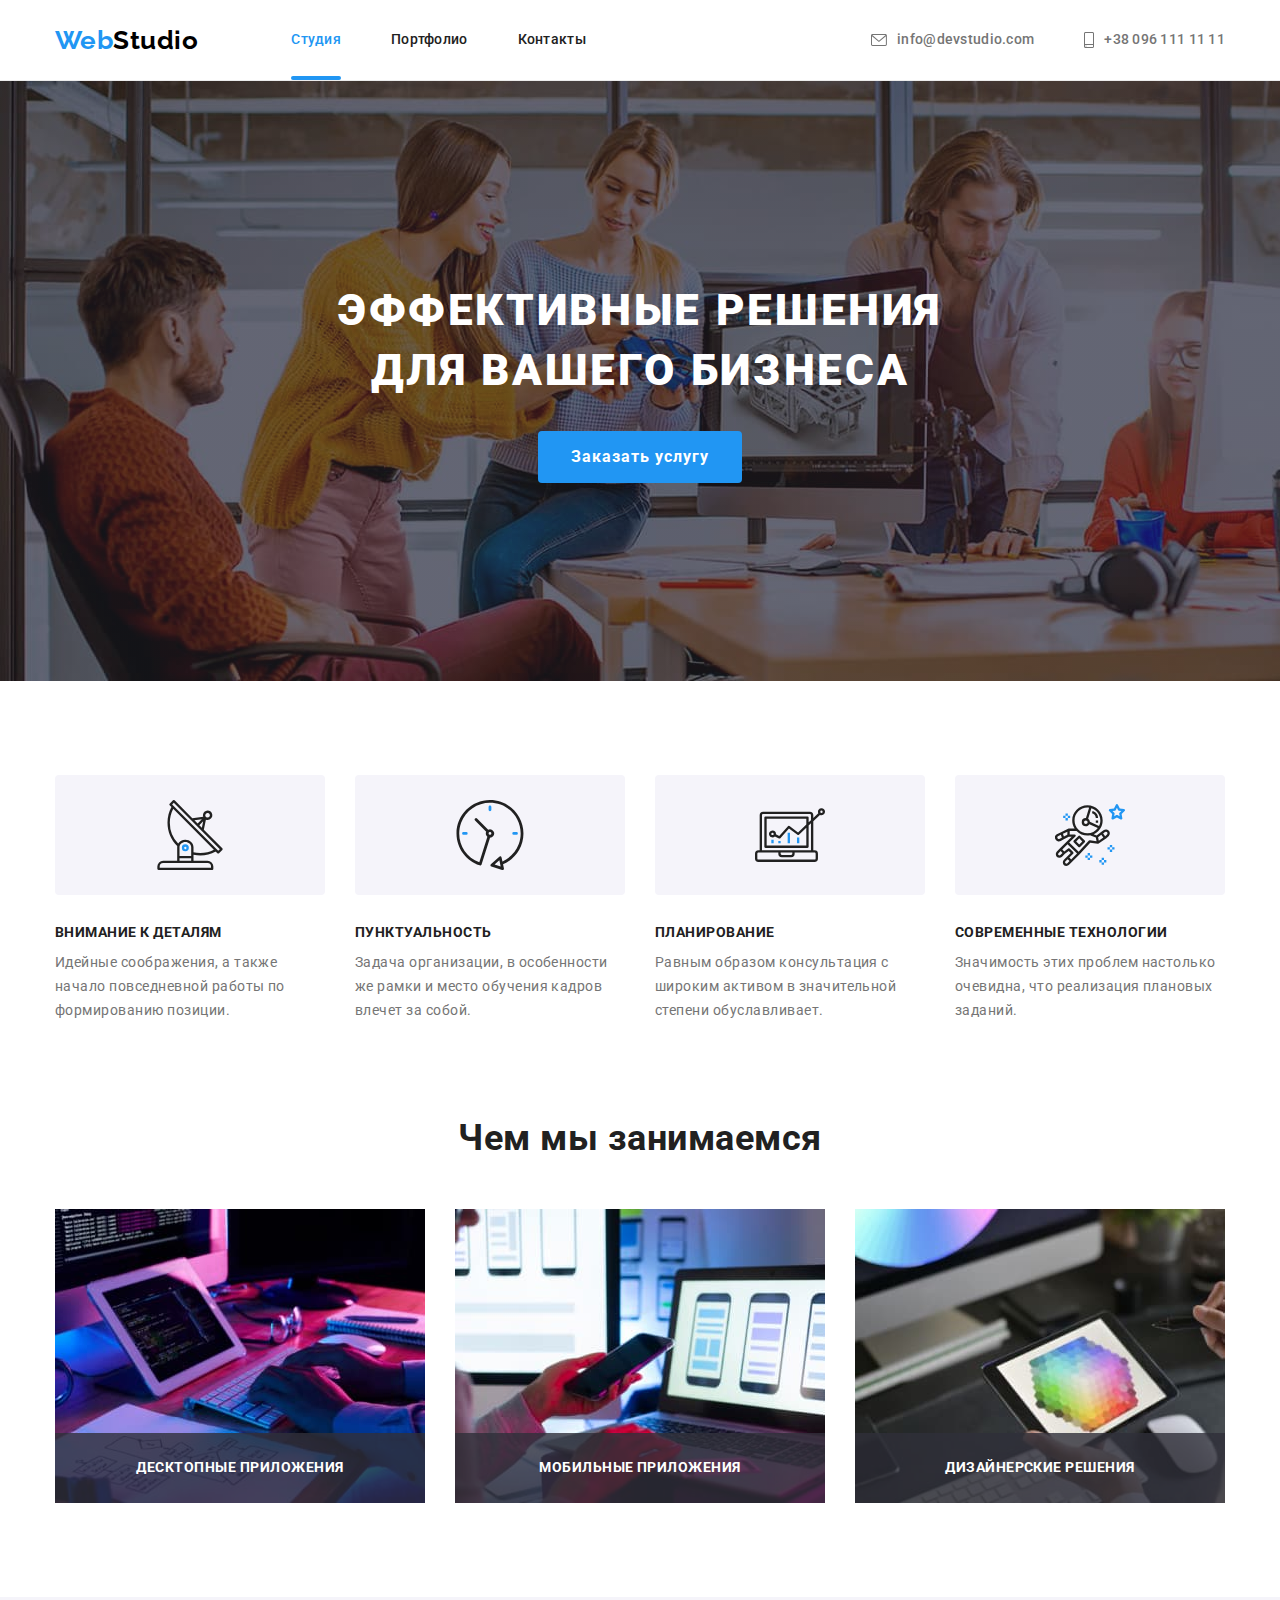
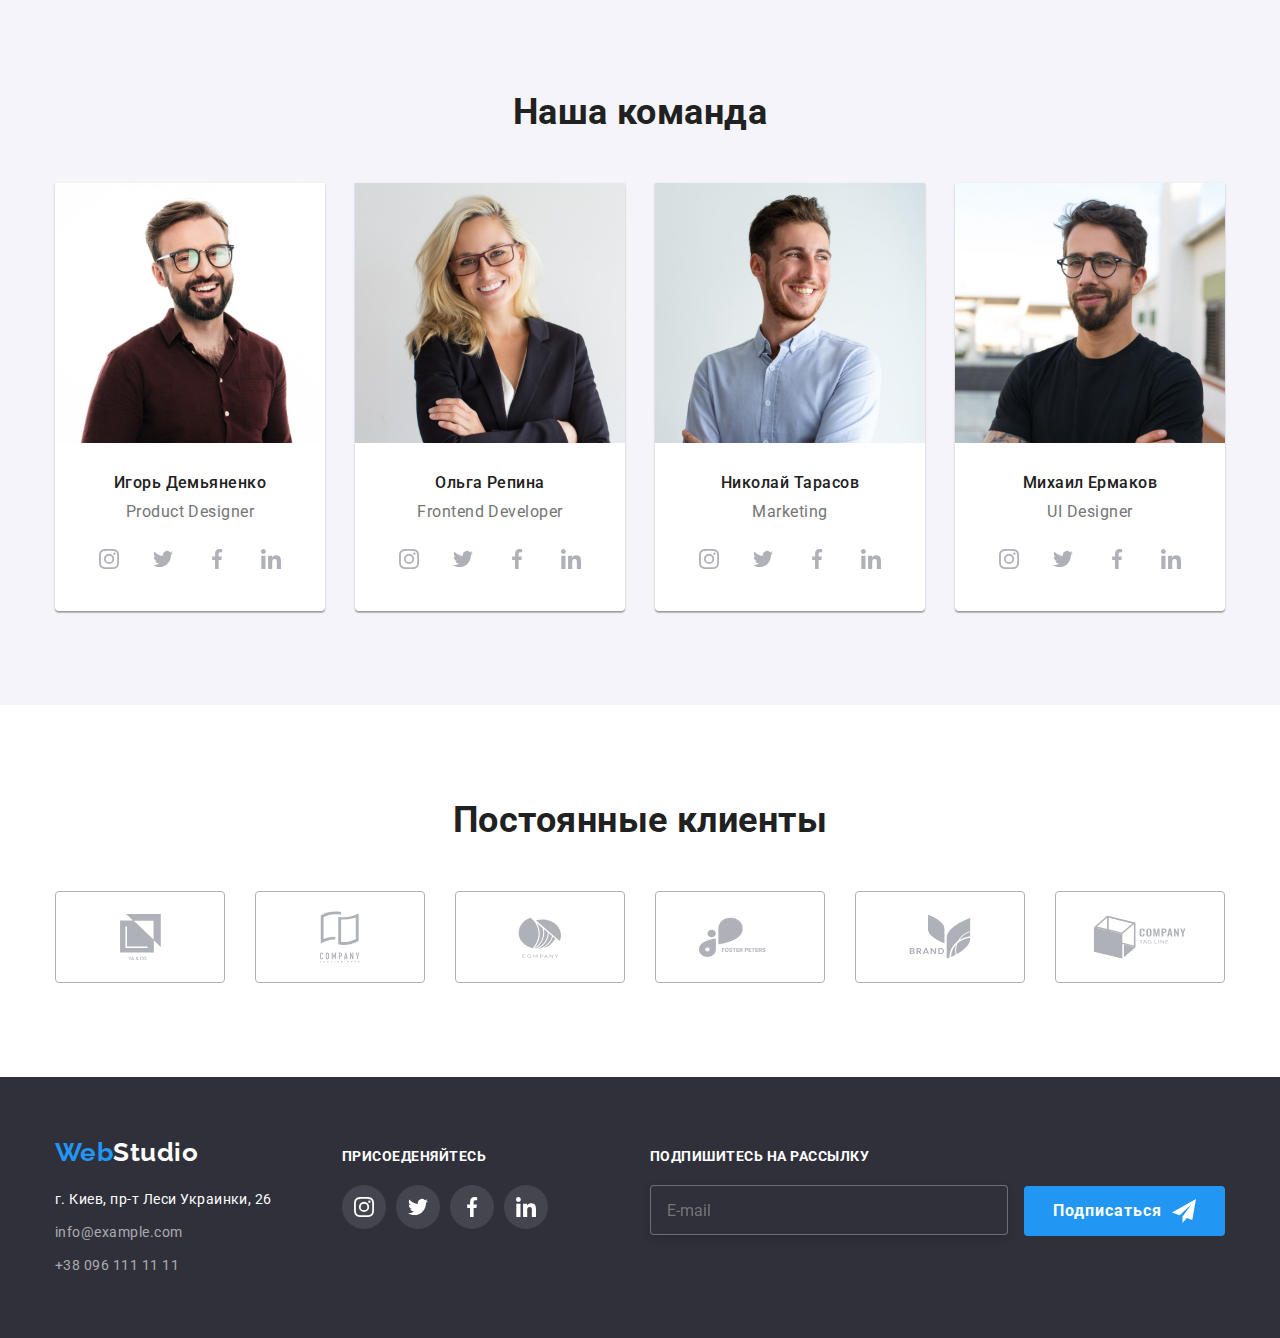
<file: index.html>
<!DOCTYPE html>
<html lang="ru">
  <head>
    <meta charset="UTF-8" />
    <meta http-equiv="X-UA-Compatible" content="IE=edge" />
    <meta name="viewport" content="width=device-width, initial-scale=1.0" />
    <title>Студия</title>
    <link rel="preconnect" href="https://fonts.googleapis.com" />
    <link rel="preconnect" href="https://fonts.gstatic.com" crossorigin />
    <link
      href="https://fonts.googleapis.com/css2?family=Raleway:wght@700&family=Roboto:wght@400;500;700;900&display=swap"
      rel="stylesheet"
    />
    <link
      rel="stylesheet"
      href="https://cdnjs.cloudflare.com/ajax/libs/modern-normalize/1.1.0/modern-normalize.min.css"
    />
    <link rel="stylesheet" href="./css/styles.css" />
  </head>

  <body>
    <!--Верхняя линия-->
    <header class="page-header">
      <div class="container">
        <div class="header">
          <nav class="navigation">
            <a class="logo-header" href="./index.html">
              Web<span class="logo-black">Studio</span>
            </a>
            <ul class="site-nav">
              <li class="item">
                <a href="./index.html" class="link current">Студия</a>
              </li>
              <li class="item">
                <a href="./portfolio.html" class="link">Портфолио</a>
              </li>
              <li class="item"><a href="" class="link">Контакты</a></li>
            </ul>
          </nav>
          <ul class="contacts">
            <li class="item">
              <a href="mailto:info@devstudio.com" class="link">
                <svg class="icon-contacts" width="16" height="12">
                  <use href="./images/icons.svg#mail"></use>
                </svg>
                info@devstudio.com</a
              >
            </li>
            <li class="item">
              <a href="tel:+380961111111" class="link">
                <svg class="icon-contacts" width="10" height="16">
                  <use href="./images/icons.svg#phone"></use>
                </svg>
                +38 096 111 11 11</a
              >
            </li>
          </ul>
        </div>
      </div>
    </header>

    <!-- main -->

    <main>
      <!--Шапка-->
      <section class="hero">
        <div class="overlay">
          <h1 class="hero-title">Эффективные решения для вашего бизнеса</h1>
          <button class="button" type="button" data-modal-open>
            Заказать услугу
          </button>
        </div>
        <div class="backdrop is-hidden" data-modal>
          <div class="modal">
            <button type="button" data-modal-close class="button-close">
              <svg width="18" height="18" class="button-close-icon">
                <use href="./images/icons.svg#vector"></use>
              </svg>
            </button>
            <form action="javascript:void(0);" class="form">
              <b class="form-title">Оставьте свои данные, мы вам перезвоним</b>
              <div class="form-field">
                <label for="name">Имя</label>
                <input
                  type="text"
                  name="name"
                  id="name"
                  placeholder=" "
                  autofocus
                />
                <span class="form-icon">
                  <svg width="12" height="12">
                    <use href="./images/icons.svg#name"></use>
                  </svg>
                </span>
              </div>

              <div class="form-field">
                <label for="tel">Телефон</label>
                <input type="tel" name="tel" id="tel" placeholder=" " />
                <span class="form-icon">
                  <svg width="13" height="13">
                    <use href="./images/icons.svg#telephone"></use>
                  </svg>
                </span>
              </div>

              <div class="form-field">
                <label for="mail">Почта</label>
                <input type="email" name="mail" id="mail" placeholder=" " />
                <span class="form-icon">
                  <svg width="15" height="12">
                    <use href="./images/icons.svg#email"></use>
                  </svg>
                </span>
              </div>

              <div class="form-field">
                <label for="comment">Комментарий</label>
                <textarea
                  name="comment"
                  id="comment"
                  placeholder="Введите текст"
                ></textarea>
              </div>

              <div class="form-field checkbox">
                <label for="policy">
                  <input type="checkbox" name="policy" id="policy" />
                  <span class="icon-checkbox"> </span>
                  Соглашаюсь с рассылкой и принимаю &nbsp;
                  <a href="" class="form-checkbox-link"> Условия договора</a>
                </label>
              </div>

              <button class="button button-modal" type="submit">
                Отправить
              </button>
            </form>
          </div>
        </div>
      </section>
      <!--Наши особенности-->
      <section class="section">
        <div class="container">
          <h2 class="title-hidden">Особенности</h2>
          <ul class="feature-list">
            <li class="item">
              <div class="icons-feature">
                <svg width="70" height="70">
                  <use href="./images/icons.svg#antenna"></use>
                </svg>
              </div>
              <h3 class="title">Внимание к деталям</h3>
              <p class="title-list">
                Идейные соображения, а также начало повседневной работы по
                формированию позиции.
              </p>
            </li>
            <li class="item">
              <div class="icons-feature">
                <svg width="70" height="70">
                  <use href="./images/icons.svg#clock"></use>
                </svg>
              </div>
              <h3 class="title">Пунктуальность</h3>
              <p class="title-list">
                Задача организации, в особенности же рамки и место обучения
                кадров влечет за собой.
              </p>
            </li>
            <li class="item">
              <div class="icons-feature">
                <svg width="70" height="70">
                  <use href="./images/icons.svg#diagram"></use>
                </svg>
              </div>
              <h3 class="title">Планирование</h3>
              <p class="title-list">
                Равным образом консультация с широким активом в значительной
                степени обуславливает.
              </p>
            </li>
            <li class="item">
              <div class="icons-feature">
                <svg width="70" height="70">
                  <use href="./images/icons.svg#astronaut"></use>
                </svg>
              </div>
              <h3 class="title">Современные технологии</h3>
              <p class="title-list">
                Значимость этих проблем настолько очевидна, что реализация
                плановых заданий.
              </p>
            </li>
          </ul>
        </div>
      </section>
      <!--Чем мы занимаемся-->
      <section class="section section-work">
        <div class="container">
          <h2 class="section-title">Чем мы занимаемся</h2>
          <ul class="work-list">
            <li class="item">
              <img
                src="./images/box1.jpg"
                alt="Разаработка програмного обеспичения"
                width="370"
                height="294"
              />
              <div class="work-text"><p>Десктопные приложения</p></div>
            </li>
            <li class="item">
              <img
                src="./images/box2.jpg"
                alt="Андроид разработка"
                width="370"
                height="294"
              />
              <div class="work-text"><p>Мобильные приложения</p></div>
            </li>
            <li class="item">
              <img
                src="./images/box3.jpg"
                alt="Дизайн"
                width="370"
                height="294"
              />
              <div class="work-text"><p>Дизайнерские решения</p></div>
            </li>
          </ul>
        </div>
      </section>
      <!--Наша команда -->
      <section class="section section-team">
        <div class="container">
          <h2 class="section-title">Наша команда</h2>
          <ul class="team">
            <li class="team-card">
              <img
                src="./images/teamcard1.jpg"
                alt="Игорь Демьяненко"
                width="270"
                height="260"
              />
              <h3 class="team-title">Игорь Демьяненко</h3>
              <p class="team-list">Product Designer</p>
              <ul class="icons-list">
                <li class="links-list">
                  <a href="" class="links-team">
                    <svg class="icons-team" width="20" height="20">
                      <use href="./images/icons.svg#instagram"></use>
                    </svg>
                  </a>
                </li>
                <li class="links-list">
                  <a href="" class="links-team">
                    <svg class="icons-team" width="20" height="20">
                      <use href="./images/icons.svg#twitter"></use>
                    </svg>
                  </a>
                </li>
                <li class="links-list">
                  <a href="" class="links-team">
                    <svg class="icons-team" width="20" height="20">
                      <use href="./images/icons.svg#facebook"></use>
                    </svg>
                  </a>
                </li>
                <li class="links-list">
                  <a href="" class="links-team">
                    <svg class="icons-team" width="20" height="20">
                      <use href="./images/icons.svg#linkedin"></use>
                    </svg>
                  </a>
                </li>
              </ul>
            </li>
            <li class="team-card">
              <img
                src="./images/teamcard2.jpg"
                alt="Ольга Репина"
                width="270"
                height="260"
              />
              <h3 class="team-title">Ольга Репина</h3>
              <p class="team-list">Frontend Developer</p>

              <ul class="icons-list">
                <li class="links-list">
                  <a href="" class="links-team">
                    <svg class="icons-team" width="20" height="20">
                      <use href="./images/icons.svg#instagram"></use>
                    </svg>
                  </a>
                </li>
                <li class="links-list">
                  <a href="" class="links-team">
                    <svg class="icons-team" width="20" height="20">
                      <use href="./images/icons.svg#twitter"></use>
                    </svg>
                  </a>
                </li>
                <li class="links-list">
                  <a href="" class="links-team">
                    <svg class="icons-team" width="20" height="20">
                      <use href="./images/icons.svg#facebook"></use>
                    </svg>
                  </a>
                </li>
                <li class="links-list">
                  <a href="" class="links-team">
                    <svg class="icons-team" width="20" height="20">
                      <use href="./images/icons.svg#linkedin"></use>
                    </svg>
                  </a>
                </li>
              </ul>
            </li>
            <li class="team-card">
              <img
                src="./images/teamcard3.jpg"
                alt="Николай Тарасов"
                width="270"
                height="260"
              />
              <h3 class="team-title">Николай Тарасов</h3>
              <p class="team-list">Marketing</p>

              <ul class="icons-list">
                <li class="links-list">
                  <a href="" class="links-team">
                    <svg class="icons-team" width="20" height="20">
                      <use href="./images/icons.svg#instagram"></use>
                    </svg>
                  </a>
                </li>
                <li class="links-list">
                  <a href="" class="links-team">
                    <svg class="icons-team" width="20" height="20">
                      <use href="./images/icons.svg#twitter"></use>
                    </svg>
                  </a>
                </li>
                <li class="links-list">
                  <a href="" class="links-team">
                    <svg class="icons-team" width="20" height="20">
                      <use href="./images/icons.svg#facebook"></use>
                    </svg>
                  </a>
                </li>
                <li class="links-list">
                  <a href="" class="links-team">
                    <svg class="icons-team" width="20" height="20">
                      <use href="./images/icons.svg#linkedin"></use>
                    </svg>
                  </a>
                </li>
              </ul>
            </li>
            <li class="team-card">
              <img
                src="./images/teamcard4.jpg"
                alt="Михаил Ермаков"
                width="270"
                height="260"
              />
              <h3 class="team-title">Михаил Ермаков</h3>
              <p class="team-list">UI Designer</p>

              <ul class="icons-list">
                <li class="links-list">
                  <a href="" class="links-team" aria-label="instagram">
                    <svg class="icons-team" width="20" height="20">
                      <use href="./images/icons.svg#instagram"></use>
                    </svg>
                  </a>
                </li>
                <li class="links-list">
                  <a href="" class="links-team" aria-label="twitter">
                    <svg class="icons-team" width="20" height="20">
                      <use href="./images/icons.svg#twitter"></use>
                    </svg>
                  </a>
                </li>
                <li class="links-list">
                  <a href="" class="links-team" aria-label="facebook">
                    <svg class="icons-team" width="20" height="20">
                      <use href="./images/icons.svg#facebook"></use>
                    </svg>
                  </a>
                </li>
                <li class="links-list">
                  <a href="" class="links-team" aria-label="linked in">
                    <svg class="icons-team" width="20" height="20">
                      <use href="./images/icons.svg#linkedin"></use>
                    </svg>
                  </a>
                </li>
              </ul>
            </li>
          </ul>
        </div>
      </section>

      <!-- Clients -->

      <section class="section">
        <div class="container">
          <h2 class="section-title">Постоянные клиенты</h2>
          <ul class="clients">
            <li class="clients-list">
              <a href="" class="client-link">
                <svg class="icons-client" width="41" height="46.7">
                  <use href="./images/icons.svg#client1"></use>
                </svg>
              </a>
            </li>
            <li class="clients-list">
              <a href="" class="client-link">
                <svg class="icons-client" width="40" height="52">
                  <use href="./images/icons.svg#client2"></use>
                </svg>
              </a>
            </li>
            <li class="clients-list">
              <a href="" class="client-link">
                <svg class="icons-client" width="43.46" height="41.18">
                  <use href="./images/icons.svg#client3"></use>
                </svg>
              </a>
            </li>
            <li class="clients-list">
              <a href="" class="client-link">
                <svg class="icons-client" width="84.44" height="40.62">
                  <use href="./images/icons.svg#client4"></use>
                </svg>
              </a>
            </li>
            <li class="clients-list">
              <a href="" class="client-link">
                <svg class="icons-client" width="62.54" height="45.43">
                  <use href="./images/icons.svg#client5"></use>
                </svg>
              </a>
            </li>
            <li class="clients-list">
              <a href="" class="client-link">
                <svg class="icons-client" width="93.79" height="43.93">
                  <use href="./images/icons.svg#client6"></use>
                </svg>
              </a>
            </li>
          </ul>
        </div>
      </section>
    </main>
    <!--Подвал-->
    <footer class="page-footer">
      <div class="container footer-links">
        <div>
          <a class="logo-footer" href="./index.html"
            >Web<span class="logo-white">Studio</span></a
          >
          <address>
            <ul class="address">
              <li class="element">
                <p class="title">г. Киев, пр-т Леси Украинки, 26</p>
              </li>
              <li class="element">
                <a class="item" href="mailto:info@example.com"
                  >info@example.com</a
                >
              </li>
              <li class="element">
                <a class="item" href="tel:+380961111111">+38 096 111 11 11</a>
              </li>
            </ul>
          </address>
        </div>

        <div class="footer-list">
          <p class="title-lincs">ПРИСОЕДЕНЯЙТЕСЬ</p>

          <ul class="icons-list join-list">
            <li class="links-list">
              <a href="" class="links-team social-links">
                <svg class="icons-team icon-footer" width="20" height="20">
                  <use href="./images/icons.svg#instagram"></use>
                </svg>
              </a>
            </li>
            <li class="links-list">
              <a href="" class="links-team social-links">
                <svg class="icons-team icon-footer" width="20" height="20">
                  <use href="./images/icons.svg#twitter"></use>
                </svg>
              </a>
            </li>
            <li class="links-list">
              <a href="" class="links-team social-links">
                <svg class="icons-team icon-footer" width="20" height="20">
                  <use href="./images/icons.svg#facebook"></use>
                </svg>
              </a>
            </li>
            <li class="links-list">
              <a href="" class="links-team social-links">
                <svg class="icons-team icon-footer" width="20" height="20">
                  <use href="./images/icons.svg#linkedin"></use>
                </svg>
              </a>
            </li>
          </ul>
        </div>
        <div class="footer-modal">
          <form action="javascript:void(0);" class="footer-form">
            <p class="footer-modal-text">Подпишитесь на рассылку</p>
            <div class="footer-form-field">
              <label for="email"></label>
              <input type="email" name="mail" id="email" placeholder="E-mail" />
            </div>
            <button class="button footer-modal-button" type="submit">
              Подписаться
              <svg width="24" height="24" class="footer-modal-icon">
                <use href="./images/icons.svg#plane"></use>
              </svg>
            </button>
          </form>
        </div>
      </div>
    </footer>
    <script src="./js/modal.js"></script>
  </body>
</html>
</file>
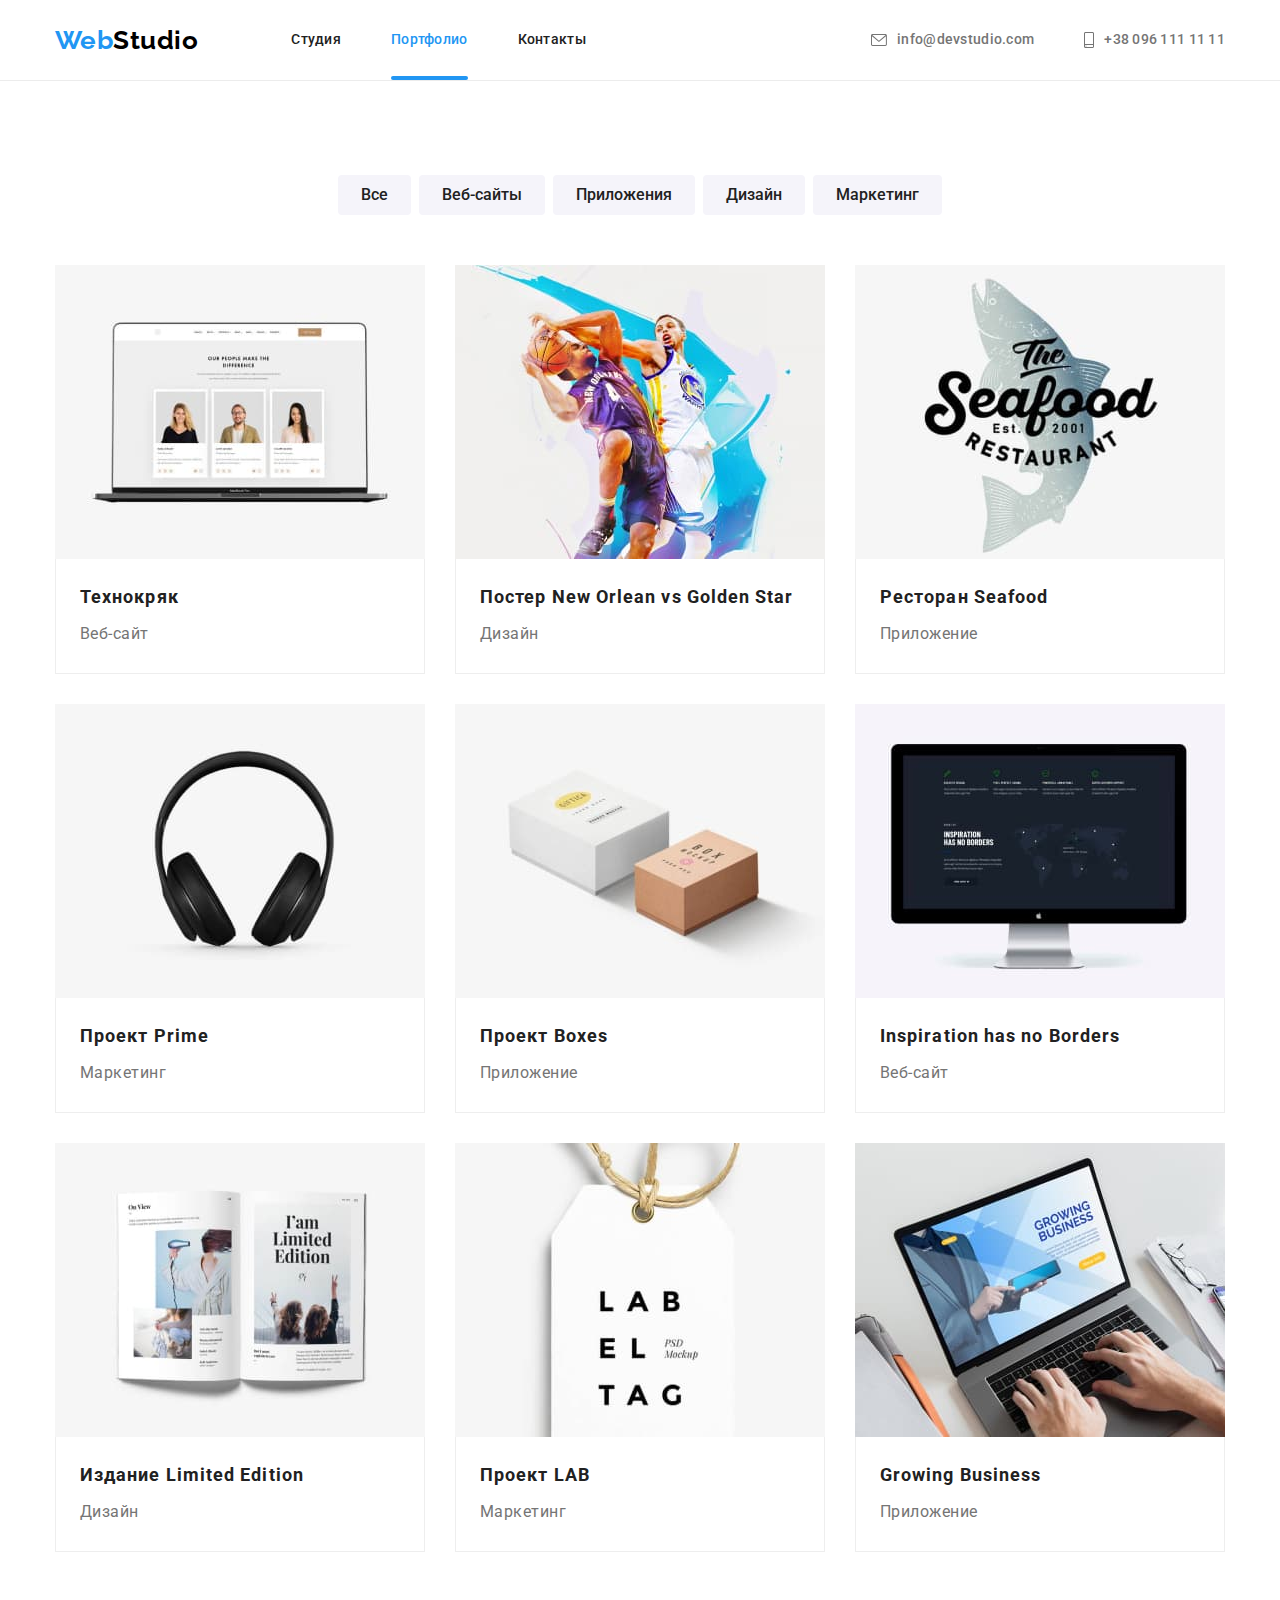
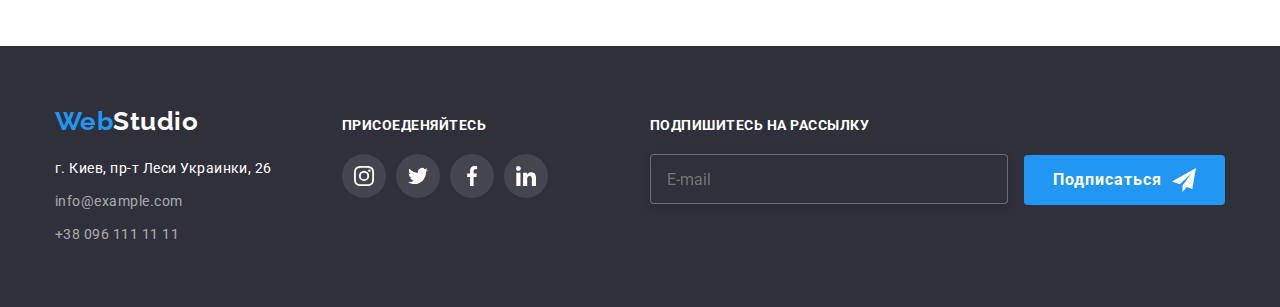
<file: portfolio.html>
<!DOCTYPE html>
<html lang="ru">
  <head>
    <meta charset="UTF-8" />
    <meta http-equiv="X-UA-Compatible" content="IE=edge" />
    <meta name="viewport" content="width=device-width, initial-scale=1.0" />
    <title>Студия</title>
    <link rel="preconnect" href="https://fonts.googleapis.com" />
    <link rel="preconnect" href="https://fonts.gstatic.com" crossorigin />
    <link
      href="https://fonts.googleapis.com/css2?family=Raleway:wght@700&family=Roboto:wght@400;500;700;900&display=swap"
      rel="stylesheet"
    />
    <link
      rel="stylesheet"
      href="https://cdnjs.cloudflare.com/ajax/libs/modern-normalize/1.1.0/modern-normalize.min.css"
    />
    <link rel="stylesheet" href="./css/styles.css" />
  </head>

  <body>
    <!--Верхняя линия-->
    <header class="page-header">
      <div class="container">
        <div class="header">
          <nav class="navigation">
            <a class="logo-header" href="./index.html">
              Web<span class="logo-black">Studio</span>
            </a>
            <ul class="site-nav">
              <li class="item">
                <a href="./index.html" class="link">Студия</a>
              </li>
              <li class="item">
                <a href="./portfolio.html" class="link current">Портфолио</a>
              </li>
              <li class="item"><a href="" class="link">Контакты</a></li>
            </ul>
          </nav>
          <ul class="contacts">
            <li class="item">
              <a href="mailto:info@devstudio.com" class="link">
                <svg class="icon-contacts" width="16" height="12">
                  <use href="./images/icons.svg#mail"></use>
                </svg>
                info@devstudio.com</a
              >
            </li>
            <li class="item">
              <a href="tel:+380961111111" class="link">
                <svg class="icon-contacts" width="10" height="16">
                  <use href="./images/icons.svg#phone"></use>
                </svg>
                +38 096 111 11 11</a
              >
            </li>
          </ul>
        </div>
      </div>
    </header>
    <main>
      <section class="section">
        <div class="container">
          <h1 class="title-hidden">Портфолио</h1>
          <!-- Кнопки -->
          <ul class="filters">
            <li class="item">
              <button class="button-filter" type="button">Все</button>
            </li>
            <li class="item">
              <button class="button-filter" type="button">Веб-сайты</button>
            </li>
            <li class="item">
              <button class="button-filter" type="button">Приложения</button>
            </li>
            <li class="item">
              <button class="button-filter" type="button">Дизайн</button>
            </li>
            <li class="item">
              <button class="button-filter" type="button">Маркетинг</button>
            </li>
          </ul>
          <!-- Портфолио -->
          <ul class="portfolio-list">
            <li class="elements">
              <a href="" class="portfolio-link">
                <div class="overflow">
                  <img
                    src="./images/technoquack.jpg"
                    alt="Веб-сайт"
                    width="370"
                    height="294"
                  />
                  <div class="portfolio-overlay">
                    <p class="portfolio-text">
                      Ресурс предлагает комплексные предложения с разным уровнем
                      функционала и сервисов. Все это позволит посетителю
                      получить исчерпывающие сведения о компании или частном
                      лице.
                    </p>
                  </div>
                </div>
                <div class="container-title">
                  <h2 class="title">Технокряк</h2>
                  <p class="list">Веб-сайт</p>
                </div>
              </a>
            </li>
            <li class="elements">
              <a href="" class="portfolio-link">
                <div class="overflow">
                  <img
                    src="./images/neworlean-vs-golden-star.jpg"
                    alt="Дизайн"
                    width="370"
                    height="294"
                  />
                  <div class="portfolio-overlay">
                    <p class="portfolio-text">
                      Ресурс предлагает комплексные предложения с разным уровнем
                      функционала и сервисов. Все это позволит посетителю
                      получить исчерпывающие сведения о компании или частном
                      лице.
                    </p>
                  </div>
                </div>
                <div class="container-title">
                  <h2 class="title">Постер New Orlean vs Golden Star</h2>
                  <p class="list">Дизайн</p>
                </div>
              </a>
            </li>
            <li class="elements">
              <a href="" class="portfolio-link">
                <div class="overflow">
                  <img
                    src="./images/seafood.jpg"
                    alt="Приложение"
                    width="370"
                    height="294"
                  />
                  <div class="portfolio-overlay">
                    <p class="portfolio-text">
                      Ресурс предлагает комплексные предложения с разным уровнем
                      функционала и сервисов. Все это позволит посетителю
                      получить исчерпывающие сведения о компании или частном
                      лице.
                    </p>
                  </div>
                </div>
                <div class="container-title">
                  <h2 class="title">Ресторан Seafood</h2>
                  <p class="list">Приложение</p>
                </div>
              </a>
            </li>
            <li class="elements">
              <a href="" class="portfolio-link">
                <div class="overflow">
                  <img
                    src="./images/prime.jpg"
                    alt="Маркетинг"
                    width="370"
                    height="294"
                  />
                  <div class="portfolio-overlay">
                    <p class="portfolio-text">
                      Ресурс предлагает комплексные предложения с разным уровнем
                      функционала и сервисов. Все это позволит посетителю
                      получить исчерпывающие сведения о компании или частном
                      лице.
                    </p>
                  </div>
                </div>
                <div class="container-title">
                  <h2 class="title">Проект Prime</h2>
                  <p class="list">Маркетинг</p>
                </div>
              </a>
            </li>
            <li class="elements">
              <a href="" class="portfolio-link">
                <div class="overflow">
                  <img
                    src="./images/boxes.jpg"
                    alt="Приложение"
                    width="370"
                    height="294"
                  />
                  <div class="portfolio-overlay">
                    <p class="portfolio-text">
                      Ресурс предлагает комплексные предложения с разным уровнем
                      функционала и сервисов. Все это позволит посетителю
                      получить исчерпывающие сведения о компании или частном
                      лице.
                    </p>
                  </div>
                </div>
                <div class="container-title">
                  <h2 class="title">Проект Boxes</h2>
                  <p class="list">Приложение</p>
                </div>
              </a>
            </li>
            <li class="elements">
              <a href="" class="portfolio-link">
                <div class="overflow">
                  <img
                    src="./images/inspiration-has-no-borders.jpg"
                    alt="Веб-сайт"
                    width="370"
                    height="294"
                  />
                  <div class="portfolio-overlay">
                    <p class="portfolio-text">
                      Ресурс предлагает комплексные предложения с разным уровнем
                      функционала и сервисов. Все это позволит посетителю
                      получить исчерпывающие сведения о компании или частном
                      лице.
                    </p>
                  </div>
                </div>
                <div class="container-title">
                  <h2 class="title">Inspiration has no Borders</h2>
                  <p class="list">Веб-сайт</p>
                </div>
              </a>
            </li>
            <li class="elements">
              <a href="" class="portfolio-link">
                <div class="overflow">
                  <img
                    src="./images/limited-edition.jpg"
                    alt="Дизайн"
                    width="370"
                    height="294"
                  />
                  <div class="portfolio-overlay">
                    <p class="portfolio-text">
                      Ресурс предлагает комплексные предложения с разным уровнем
                      функционала и сервисов. Все это позволит посетителю
                      получить исчерпывающие сведения о компании или частном
                      лице.
                    </p>
                  </div>
                </div>
                <div class="container-title">
                  <h2 class="title">Издание Limited Edition</h2>
                  <p class="list">Дизайн</p>
                </div>
              </a>
            </li>
            <li class="elements">
              <a href="" class="portfolio-link">
                <div class="overflow">
                  <img
                    src="./images/lab.jpg"
                    alt="Маркетинг"
                    width="370"
                    height="294"
                  />
                  <div class="portfolio-overlay">
                    <p class="portfolio-text">
                      Ресурс предлагает комплексные предложения с разным уровнем
                      функционала и сервисов. Все это позволит посетителю
                      получить исчерпывающие сведения о компании или частном
                      лице.
                    </p>
                  </div>
                </div>
                <div class="container-title">
                  <h2 class="title">Проект LAB</h2>
                  <p class="list">Маркетинг</p>
                </div>
              </a>
            </li>
            <li class="elements">
              <a href="" class="portfolio-link">
                <div class="overflow">
                  <img
                    src="./images/growing-business.jpg"
                    alt="Приложение"
                    width="370"
                    height="294"
                  />
                  <div class="portfolio-overlay">
                    <p class="portfolio-text">
                      Ресурс предлагает комплексные предложения с разным уровнем
                      функционала и сервисов. Все это позволит посетителю
                      получить исчерпывающие сведения о компании или частном
                      лице.
                    </p>
                  </div>
                </div>
                <div class="container-title">
                  <h2 class="title">Growing Business</h2>
                  <p class="list">Приложение</p>
                </div>
              </a>
            </li>
          </ul>
        </div>
      </section>
    </main>
    <!--Подвал-->
    <footer class="page-footer">
      <div class="container footer-links">
        <div>
          <a class="logo-footer" href="./index.html"
            >Web<span class="logo-white">Studio</span></a
          >
          <address>
            <ul class="address">
              <li class="element">
                <p class="title">г. Киев, пр-т Леси Украинки, 26</p>
              </li>
              <li class="element">
                <a class="item" href="mailto:info@example.com"
                  >info@example.com</a
                >
              </li>
              <li class="element">
                <a class="item" href="tel:+380961111111">+38 096 111 11 11</a>
              </li>
            </ul>
          </address>
        </div>

        <div class="footer-list">
          <p class="title-lincs">ПРИСОЕДЕНЯЙТЕСЬ</p>

          <ul class="icons-list join-list">
            <li class="links-list">
              <a href="" class="links-team social-links">
                <svg class="icons-team icon-footer" width="20" height="20">
                  <use href="./images/icons.svg#instagram"></use>
                </svg>
              </a>
            </li>
            <li class="links-list">
              <a href="" class="links-team social-links">
                <svg class="icons-team icon-footer" width="20" height="20">
                  <use href="./images/icons.svg#twitter"></use>
                </svg>
              </a>
            </li>
            <li class="links-list">
              <a href="" class="links-team social-links">
                <svg class="icons-team icon-footer" width="20" height="20">
                  <use href="./images/icons.svg#facebook"></use>
                </svg>
              </a>
            </li>
            <li class="links-list">
              <a href="" class="links-team social-links">
                <svg class="icons-team icon-footer" width="20" height="20">
                  <use href="./images/icons.svg#linkedin"></use>
                </svg>
              </a>
            </li>
          </ul>
        </div>
        <div class="footer-modal">
          <form class="footer-form">
            <p class="footer-modal-text">Подпишитесь на рассылку</p>
            <div class="footer-form-field">
              <label for="mail"></label>
              <input type="email" name="mail" id="mail" placeholder="E-mail" />
            </div>
            <button class="button footer-modal-button" type="submit">
              Подписаться
              <svg width="24" height="24" class="footer-modal-icon">
                <use href="./images/icons.svg#plane"></use>
              </svg>
            </button>
          </form>
        </div>
      </div>
    </footer>
    <script src="./js/modal.js"></script>
  </body>
</html>
</file>
<file: css/styles.css>
:root {
  --primary-text-color: #757575;
  --title-text-color: #212121;
  --accent-color: #2196f3;
  --background-black-color: #2f303a;
  --main-bg-color: #ffffff;
  --primary-bg-color: #f5f4fa;
}

/* body */

body {
  color: var(--title-text-color);
  background-color: var(--main-bg-color);
  font-family: 'Roboto', sans-serif;
  font-style: normal;
  letter-spacing: 0.03em;
}

/* header */

h1,
h2,
h3,
h4,
h5,
h6,
p {
  margin: 0;
  padding: 0;
}

ul {
  list-style: none;
  padding-left: 0;
  margin-top: 0;
  margin-bottom: 0;
}

img {
  display: block;
  max-width: 100%;
  height: auto;
}

.page-header {
  border-bottom: 1px solid #ececec;
}

.container {
  padding: 0 15px;
  margin: 0 auto;
  width: 1200px;
}

.header {
  display: flex;
  align-items: center;
  justify-content: right;
}

.navigation {
  align-items: center;
  display: flex;
}

/* logo */

.logo-header {
  color: var(--accent-color);

  font-weight: 700;
  font-family: 'Raleway', sans-serif;
  font-size: 26px;
  line-height: 1.19;
  text-decoration: none;
}

.logo-black {
  color: #000000;
}

/* site nav */

.site-nav {
  display: flex;
  margin-left: 93px;
}

.site-nav .item + .item {
  margin-left: 50px;
}

.site-nav .link {
  display: block;
  padding: 32px 0;
  color: var(--title-text-color);
}

.site-nav .item {
  position: relative;
}

.link.current::after {
  position: absolute;
  content: '';

  bottom: 0;

  display: flex;
  width: 100%;
  height: 4px;
  border-radius: 2px;

  background-color: var(--accent-color);
}

.link.current {
  color: var(--accent-color);
}

/* contacts */

.contacts {
  display: flex;
  margin-left: auto;
}

.icon-contacts {
  background-repeat: no-repeat;
  margin-right: 10px;

  fill: var(--primary-text-color);

  transition: fill 250ms cubic-bezier(0.4, 0, 0.2, 1);
}

.contacts .item + .item {
  margin-left: 50px;
}

.contacts .link {
  display: flex;
  align-items: center;
  padding: 32px 0;
  cursor: pointer;
  border: none;

  color: var(--primary-text-color);
}

/* site nav, contacts */

.site-nav .link,
.contacts .link {
  font-weight: 500;
  font-size: 14px;
  line-height: 1.14;
  letter-spacing: 0.02em;
  text-decoration: none;

  transition: color 250ms cubic-bezier(0.4, 0, 0.2, 1);
}

.site-nav .link:hover,
.site-nav .link:focus,
.contacts .link:hover,
.contacts .link:focus,
.contacts .link:hover .icon-contacts,
.contacts .link:focus .icon-contacts {
  color: var(--accent-color);
  fill: var(--accent-color);
}

/* hero */

.overlay {
  max-width: 1600px;
  height: 600px;
  margin-right: auto;
  margin-left: auto;
  padding: 200px 0;
  background-image: linear-gradient(to right, rgba(47, 48, 58, 0.4), rgba(47, 48, 58, 0.4)),
    url('../images/overlay.jpg');
  background-size: cover;
}

.hero {
  text-align: center;
  background: #c4c4c4;
}

.hero-title {
  width: 696px;
  margin-bottom: 30px;
  margin-right: auto;
  margin-left: auto;

  color: var(--main-bg-color);

  font-weight: 900;
  font-size: 44px;
  line-height: 1.36;
  text-transform: uppercase;
  letter-spacing: 0.06em;
}

/* button */

.button {
  border-radius: 4px;
  padding: 10px 32px;
  border: 1px solid transparent;
  cursor: pointer;

  color: var(--main-bg-color);
  background-color: var(--accent-color);

  font-family: inherit;
  font-weight: 700;
  font-size: 16px;
  line-height: 1.88;
  letter-spacing: 0.06em;

  transition: background-color 250ms cubic-bezier(0.4, 0, 0.2, 1);
}

.button:hover,
.button:focus {
  background-color: #188ce8;
}

/* backdrop */

.backdrop {
  position: fixed;
  top: 0;
  left: 0;
  width: 100%;
  height: 100%;
  background: rgba(0, 0, 0, 0.2);

  opacity: 1;
  transition: opacity 250ms cubic-bezier(0.4, 0, 0.2, 1);

  z-index: 2;
}

.backdrop.is-hidden {
  opacity: 0;
  pointer-events: none;
  visibility: visible;
}

.backdrop.is-hidden .modal {
  transform: scale(0.9) translate(-50%, -50%);
}

.modal {
  position: absolute;

  top: 50%;
  left: 50%;

  min-width: 528px;
  padding: 40px;

  background: var(--main-bg-color);
  box-shadow: 0px 1px 3px rgba(0, 0, 0, 0.12), 0px 1px 1px rgba(0, 0, 0, 0.14),
    0px 2px 1px rgba(0, 0, 0, 0.2);
  border-radius: 4px;

  transform: scale(1) translate(-50%, -50%);
  transition: transform 250ms cubic-bezier(0.4, 0, 0.2, 1);
}

/* form */

.form {
  text-align: start;
  width: 448px;
}

.form-title {
  display: block;
  margin-bottom: 12px;
  font-size: 20px;
  line-height: 1.15;
  text-align: center;
  letter-spacing: 0.03em;
}

.form-field {
  position: relative;
  margin-bottom: 10px;
  display: flex;
  flex-direction: column;
}

.form-field input {
  height: 40px;
  margin: 0;
  padding-top: 12px;
  padding-right: 12px;
  padding-left: 42px;
  padding-bottom: 12px;
  border: 1px solid rgba(33, 33, 33, 0.2);
  border-radius: 4px;
  outline: none;

  transition: border 250ms cubic-bezier(0.4, 0, 0.2, 1);
}

.form-field label {
  font-size: 12px;
  line-height: 1.17;
  letter-spacing: 0.01em;
  color: var(--primary-text-color);
  margin-bottom: 4px;
}

.form-field textarea::placeholder {
  font-size: 12px;
  line-height: 1.17;
  letter-spacing: 0.01em;

  color: rgba(117, 117, 117, 0.5);
}

.form-icon {
  position: absolute;
  display: inline-block;
  top: 50%;
  left: 15px;
  fill: var(--title-text-color);

  transition: fill 250ms cubic-bezier(0.4, 0, 0.2, 1);
}

.form-field input:hover ~ .form-icon,
.form-field input:focus ~ .form-icon {
  fill: var(--accent-color);
}

.form-field input:hover,
.form-field input:focus,
.form-field textarea:hover,
.form-field textarea:focus-within {
  border: 1px solid var(--accent-color);
}

textarea {
  min-height: 120px;
  margin: 0;
  padding: 12px 16px;
  border: 1px solid rgba(33, 33, 33, 0.2);
  border-radius: 4px;
  resize: none;
  outline: none;

  transition: border 250ms cubic-bezier(0.4, 0, 0.2, 1);
}

.checkbox {
  margin-top: 10px;
  flex-direction: row;
  align-items: center;
  justify-content: center;
}

.form-field input[type='checkbox'] {
  flex-direction: row;
  position: absolute;
  width: 1px;
  height: 1px;
  margin: -1px;
  border: 0;
  padding: 0;
  clip: rect(0 0 0 0);
  overflow: hidden;
}

.form-field input[type='checkbox']:checked + .icon-checkbox {
  border-color: transparent;
  background-color: var(--accent-color);
  background-image: url('../images/checkbox2.svg');
  background-size: contain;
  background-repeat: no-repeat;
}

.form-field label[for='policy'] {
  display: flex;
  align-items: center;
  margin: 0;
  font-weight: 400;
  font-size: 14px;
  line-height: 1.71;
  letter-spacing: 0.03em;
}

.icon-checkbox {
  display: block;
  width: 16px;
  height: 15px;
  margin-right: 7px;
  border: 2px solid var(--title-text-color);
  border-radius: 3px;
}

.form-checkbox-link {
  color: var(--accent-color);
  outline: none;
}

.button-modal {
  display: block;
  margin-left: auto;
  margin-right: auto;
  width: 200px;
  height: 50px;
  margin-top: 20px;
  outline: none;

  box-shadow: 0px 4px 4px rgba(0, 0, 0, 0.15);
}

.button-close {
  position: absolute;
  top: 8px;
  right: 8px;
  width: 30px;
  height: 30px;
  padding: 5px;

  border: 1px solid rgba(0, 0, 0, 0.1);
  border-radius: 50%;
  outline: none;

  background-color: var(--main-bg-color);
}

.button-close-icon {
  height: 18px;
  fill: var(--title-text-color);

  transition: fill 250ms cubic-bezier(0.4, 0, 0.2, 1);
}

.button-close:hover > .button-close-icon,
.button-close:focus > .button-close-icon {
  fill: var(--accent-color);
}

/* feature-list */

.section {
  padding-top: 94px;
  padding-bottom: 94px;
}

.title-hidden {
  text-align: center;
  font-size: 0;
}

.feature-list {
  display: flex;
}

.icons-feature {
  display: flex;
  justify-content: center;
  align-items: center;
  height: 120px;
  width: 270px;
  margin-bottom: 30px;
  border-radius: 4px;
  background-color: var(--primary-bg-color);
}

.feature-list .item {
  min-width: 270px;
}

.feature-list .item + .item {
  margin-left: 30px;
}

.feature-list .title {
  margin-bottom: 10px;

  font-weight: 700;
  font-size: 14px;
  line-height: 1.14;
  text-transform: uppercase;
}

.feature-list .title-list {
  color: var(--primary-text-color);

  font-weight: 400;
  font-size: 14px;
  line-height: 1.71;
}

/* work list */

.section-work {
  padding-top: 0;
}

.section-title {
  margin-bottom: 50px;
  text-align: center;

  font-weight: 700;
  font-size: 36px;
  line-height: 1.17;
}

.work-list {
  display: flex;
  flex-wrap: wrap;
}

.item {
  position: relative;
}

.work-text {
  display: flex;
  position: absolute;
  justify-content: center;
  align-items: center;
  text-transform: uppercase;
  bottom: 0;

  width: 100%;
  height: 70px;

  color: var(--main-bg-color);
  background-color: rgba(47, 48, 58, 0.8);

  font-weight: 700;
  font-size: 14px;
  line-height: 1.14;
}

.work-list .item {
  flex-basis: calc((100% - 60px) / 3);
  margin-right: 30px;
}

.work-list .item:nth-child(3n) {
  margin-right: 0;
}

/* team */

.section-team {
  background-color: var(--primary-bg-color);
}

.team {
  text-align: center;
  display: flex;
  flex-wrap: wrap;
}

.team-card {
  flex-basis: calc((100% - 90px) / 4);
  margin-right: 30px;

  background-color: var(--main-bg-color);
  box-shadow: 0px 1px 3px rgba(0, 0, 0, 0.12), 0px 1px 1px rgba(0, 0, 0, 0.14),
    0px 2px 1px rgba(0, 0, 0, 0.2);
  border-radius: 0px 0px 4px 4px;
}

.team-card:nth-child(4n) {
  margin-right: 0;
}

.team .team-title {
  margin-top: 30px;
  margin-bottom: 10px;

  font-weight: 500;
  font-size: 16px;
  line-height: 1.19;
}

.team .team-list {
  margin-bottom: 16px;

  color: var(--primary-text-color);

  font-weight: 400;
  font-size: 16px;
  line-height: 1.19;
}

.icons-list {
  display: flex;
  margin-right: 32px;
  margin-bottom: 30px;
  margin-left: 32px;
}

.icons-team {
  fill: #afb1b8;

  transition: fill 250ms cubic-bezier(0.4, 0, 0.2, 1);
}

.links-team {
  display: flex;
  padding: 12px;
  cursor: pointer;
  border-radius: 50%;

  transition: background-color 250ms cubic-bezier(0.4, 0, 0.2, 1);
}

.links-team:hover,
.links-team:focus {
  background-color: var(--accent-color);
}

.links-team:hover .icons-team,
.links-team:focus .icons-team {
  fill: var(--main-bg-color);
}

.icons-list .links-list + .links-list {
  margin-left: 10px;
}

/* Clients */

.clients {
  display: inline-flex;
  box-sizing: border-box;
}

.clients-list {
  display: flex;
}

.client-link {
  display: flex;
  justify-content: center;
  align-items: center;
  border: 1px solid #afb1b8;
  border-radius: 4px;
  cursor: pointer;
  width: 170px;
  height: 92px;
}

.icons-client {
  fill: #afb1b8;
  border: none;

  transition: fill 250ms cubic-bezier(0.4, 0, 0.2, 1);
}

.client-link:hover,
.client-link:focus {
  border: 1px solid var(--accent-color);
}

.client-link:hover .icons-client,
.client-link:focus .icons-client {
  fill: var(--accent-color);
}

.clients-list + .clients-list {
  margin-left: 30px;
}

/* footer */

.page-footer {
  padding: 60px 0;

  background-color: var(--background-black-color);
}

.logo-footer {
  color: var(--accent-color);

  font-weight: 700;
  font-family: 'Raleway', sans-serif;
  font-size: 26px;
  line-height: 1.19;
  text-decoration: none;
}

.logo-white {
  color: var(--main-bg-color);
}

.address {
  margin-top: 20px;
}

.address .element + .element {
  margin-top: 9px;
}

.address .title,
.address .item {
  font-style: normal;
  font-weight: 400;
  font-size: 14px;
  line-height: 1.71;
  text-decoration: none;
}

.address .title {
  color: var(--main-bg-color);
}

.address .item {
  color: rgba(255, 255, 255, 0.6);
}

.address .title:hover,
.address .title:focus,
.address .item:hover,
.address .item:focus {
  color: var(--accent-color);
}

.footer-links {
  align-items: baseline;
  display: flex;
}

.footer-list {
  margin-left: 70px;
  padding: 0;
  width: 206px;
  height: 80px;
}
/* social links */
.social-links {
  background-color: rgba(255, 255, 255, 0.1);
}

.title-lincs {
  color: var(--main-bg-color);
  margin-bottom: 20px;

  font-weight: 700;
  font-size: 14px;
  line-height: 1.14;
  text-transform: uppercase;
}

.icon-footer {
  fill: var(--main-bg-color);
}

.join-list {
  margin: 0;
}

/* portfolio */

/* butttons filtr */

.filters {
  display: flex;
  justify-content: center;
  margin-bottom: 50px;
}

.filters .item + .item {
  margin-left: 8px;
}

.button-filter {
  border-radius: 4px;
  padding: 6px 22px;
  border: 1px solid transparent;
  cursor: pointer;

  color: var(--title-text-color);
  background-color: var(--primary-bg-color);

  font-family: inherit;
  font-weight: 500;
  font-size: 16px;
  line-height: 1.62;

  transition: box-shadow 250ms cubic-bezier(0.4, 0, 0.2, 1),
    color 250ms cubic-bezier(0.4, 0, 0.2, 1), background-color 250ms cubic-bezier(0.4, 0, 0.2, 1);
}

.button-filter:hover,
.button-filter:focus {
  color: var(--main-bg-color);
  background-color: var(--accent-color);
  box-shadow: 0px 3px 1px rgba(0, 0, 0, 0.1), 0px 1px 2px rgba(0, 0, 0, 0.08),
    0px 2px 2px rgba(0, 0, 0, 0.12);
}

/* portfolio-list */

.portfolio-list {
  display: flex;
  flex-wrap: wrap;
  margin-left: -30px;
  margin-top: -30px;
}

.elements {
  flex-basis: calc(100% / 3 -30px);
  margin-left: 30px;
  margin-top: 30px;
}

.portfolio-link {
  color: inherit;
  display: block;
  cursor: pointer;
  text-decoration: none;

  transition: box-shadow 250ms cubic-bezier(0.4, 0, 0.2, 1);
}

.portfolio-link:hover,
.portfolio-link:focus {
  box-shadow: 0px 1px 1px rgba(0, 0, 0, 0.12), 0px 4px 4px rgba(0, 0, 0, 0.06),
    1px 4px 6px rgba(0, 0, 0, 0.16);
}

.portfolio-link:hover .portfolio-overlay,
.portfolio-link:focus .portfolio-overlay {
  transform: translateY(-100%);
}

.overflow {
  position: relative;
  overflow: hidden;
}

.portfolio-overlay {
  position: absolute;
  padding: 63px 24px;
  width: 370px;

  background-color: rgba(33, 150, 243, 0.9);

  transform: translateY(0);
  transition: transform 250ms cubic-bezier(0.4, 0, 0.2, 1);
}

.portfolio-text {
  color: var(--main-bg-color);

  font-weight: 400;
  font-size: 18px;
  line-height: 1.56;
}

.container-title {
  padding-top: 20px;
  padding-right: 24px;
  padding-bottom: 24px;
  padding-left: 24px;
  border-right: 1px solid #eeeeee;
  border-bottom: 1px solid #eeeeee;
  border-left: 1px solid #eeeeee;
  background-color: #ffffff;
}

.container-title > .title {
  font-size: 18px;
  line-height: 2;
  letter-spacing: 0.06em;
}

.container-title > .list {
  margin-top: 4px;

  color: var(--primary-text-color);

  font-weight: 400;
  font-size: 16px;
  line-height: 1.88;
}

.footer-modal {
  margin-left: auto;
}

.footer-modal-text {
  margin-bottom: 20px;
  font-weight: 700;
  font-size: 14px;
  line-height: 1.14;
  text-transform: uppercase;

  color: var(--main-bg-color);
}

.footer-form {
  background-color: var(--background-black-color);
}

.footer-form-field {
  display: inline-block;
}

.footer-form-field input[type='email'] {
  width: 358px;
  height: 50px;
  padding-left: 16px;
  padding-right: 16px;
  margin-right: 12px;
  color: var(--main-bg-color);

  background-color: var(--background-black-color);
  border: 1px solid rgba(255, 255, 255, 0.3);
  filter: drop-shadow(0px 4px 4px rgba(0, 0, 0, 0.15));
  border-radius: 4px;

  transition: border 250ms cubic-bezier(0.4, 0, 0.2, 1);
}

.footer-form-field input:hover,
.footer-form-field input:focus {
  border: 1px solid var(--main-bg-color);
}

.footer-modal-button {
  display: inline-flex;
  align-items: center;
  min-width: 200px;
  height: 50px;
  padding: 10px 28px;
}

.footer-modal-icon {
  margin-left: 10px;
}
</file>
